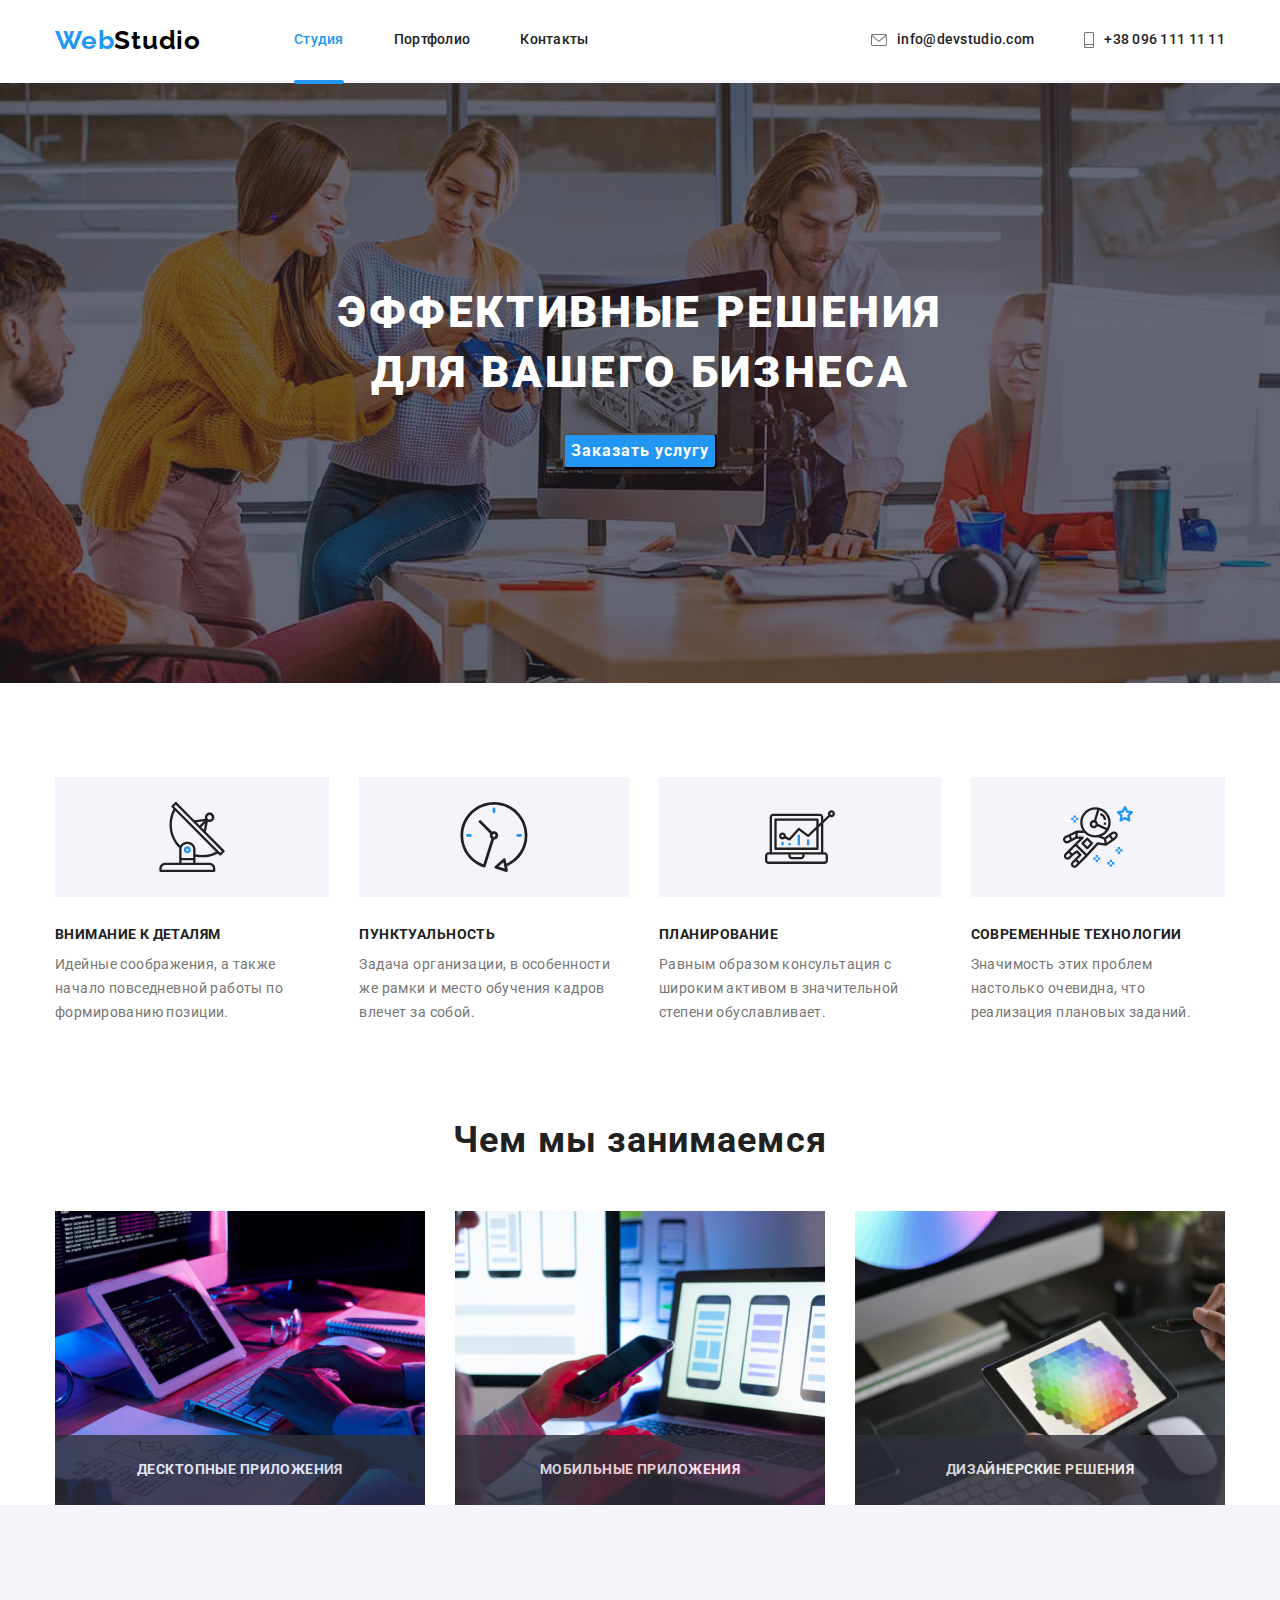
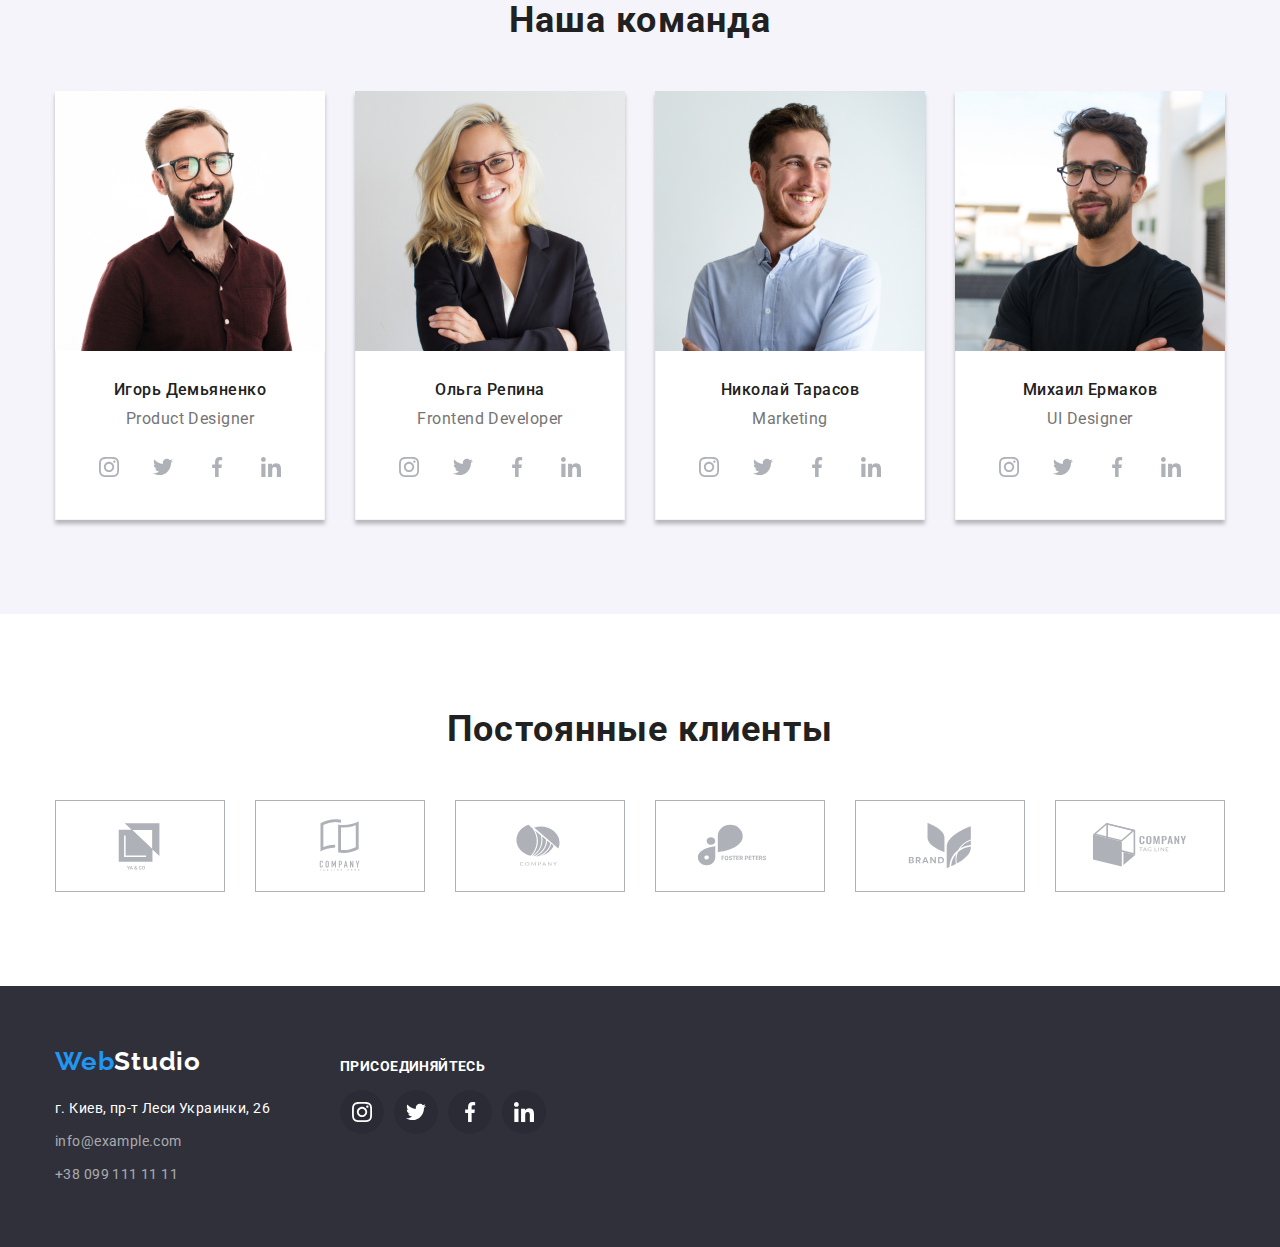
<file: index.html>
<!DOCTYPE html>
<html lang="ru">
<head>
    <meta charset="UTF-8">
    <meta http-equiv="X-UA-Compatible" content="IE=edge">
    <meta name="viewport" content="width=device-width, initial-scale=1.0">
    <title>WebStudio</title>
    <link href="https://fonts.googleapis.com/css2?family=Raleway:wght@700&family=Roboto:wght@400;500;700;900&display=swap"
        rel="stylesheet">
    <link rel="stylesheet" href="https://cdnjs.cloudflare.com/ajax/libs/modern-normalize/1.1.0/modern-normalize.min.css"> 

    <link rel="stylesheet" href="./css/styles.css">
</head>
<body>
    <header >
      
        <div class="container main-nav">
            <nav class="main-nav">
                <a lang="en" href="" class="logo"><span class=logo-web>Web</span>Studio</a>
                <ul class="site-nav list">
                    <li class="item">
                        <a href="" class="link current">Студия</a>
                    </li>
                    <li class="item">
                        <a href="./portfolio.html" class="link">Портфолио</a>
                    </li>
                    <li class="item">
                        <a href="" class="link">Контакты</a>
                    </li>
                </ul>
            </nav>
            <ul class="auth list">

                <li class="item ">
                   
                    <a href="mailto:info@devstudio.com" class="link">
        
                        <svg class="icon" width="16" height="12" >
                            <use href="./img/symbol-defs.svg#icon-mail"></use>
                        </svg>
                        info@devstudio.com</a>
                </li>

                <li class="item ">
                    <a href="tell:+380961111111" class="link"> 
                    <svg class="icon" width="10" height="16" >
                        <use href="./img/symbol-defs.svg#icon-tphone"></use>
                    </svg>
                    +38 096 111 11 11
                    </a>
                </li>
            
            </ul>
        </div>
        
        
    </header>
    <main>
    <section class="hero overlay">
        
            <h1 class="hero-title">Эффективные решения для вашего бизнеса</h1>
            <button data-modal-open type="button" class="button">Заказать услугу</button>
       
    </section>
   
    <section class="features">
        <div class="container">
            <h2 class="features-title visually-hidden ">Приемущества нашей вебстудии</h2>
            <ul class="features-list list">


                <li class="item">
                    <div class="feature" >
                        <svg class="feature-icon" width="70" height="70">
                            <use href="./img/symbol-defs.svg#icon-antenna"></use>
                        </svg>
                    </div>
                    <h3 class="title">Внимание к деталям</h3>
                    <p class="text">Идейные соображения, а также начало повседневной работы по формированию позиции.</p>
                </li>


                <li class="item">
                    <div class="feature" >
                    <svg class="feature-icon" width="70" height="70">
                        <use href="./img/symbol-defs.svg#icon-clock"></use>
                    </svg>
                    </div>
                    <h3 class="title">Пунктуальность</h3>
                    <p class="text">Задача организации, в особенности же рамки и место обучения кадров влечет за собой.</p>
                </li>


                <li class="item">
                    <div class="feature">
                        <svg class="feature-icon" width="70" height="70">
                            <use href="./img/symbol-defs.svg#icon-diagram"></use>
                        </svg>
                    </div>
                    <h3 class="title">Планирование</h3>
                    <p class="text">Равным образом консультация с широким активом в значительной степени обуславливает.</p>
                </li>
                <li class="item">
                    <div class="feature">
                        <svg class="feature-icon" width="70" height="70">
                            <use href="./img/symbol-defs.svg#icon-astronaut"></use>
                        </svg>
                    </div>
                    <h3 class="title">Современные технологии</h3>
                    <p class="text">Значимость этих проблем настолько очевидна, что реализация плановых заданий.</p>
                </li>
            </ul>
        </div>
        
    </section>

    <section class="section ">
        <div class="container" >
            <h2 class="section-title">Чем мы занимаемся</h2>
            <ul class="job-list list">
                <li class="item">
                    <div class="thumb">
                        <div  class="title-job">
                            <h3 class="title-job-text"> Десктопные приложения</h3>
                        </div>
                       
                        <img src="./img/box1.jpg" alt="Программы для ПК" width="370" height="294">
                    </div>
                        
                    
                </li>
                <li class="item">
                    <div class="thumb">
                        <div class="title-job">
                            <h3 class="title-job-text">Мобильные приложения</h3>
                        </div>
                        
                    <img src="./img/box2.jpg" alt="Мобильные приложения" width="370" height="294">
                    </div>  
                        
                </li>
                <li class="item">
                    <div class="thumb">
                        <div class="title-job">
                            <h3 class="title-job-text">Дизайнерские решения</h3>
                        </div>
                        
                        <img src="./img/box3.jpg" alt="Дизайн" width="370" height="294">
                    </div>
                        
                    
                </li>
            </ul>
        </div>
    </section>
    <section class="section team">
        <div class="container ">
            <h2 class="section-title" >Наша команда</h2>
            <ul class="section-list list">


                <li class="item">
                    <img src="./img/img1.jpg" alt="Игорь Демьяненко" width="270" height="260">
                    <div class="team-member">
                        <h3 class="title">Игорь Демьяненко</h3>
                        <p class="text">Product Designer</p>
                    

                        <ul class="networks">
                            <li class="network">
                                <a href="" aria-label="instagram" class="network-link"  >
                                    <svg class="network-icon" width="20" height="20">
                                        <use href="./img/symbol-defs.svg#icon-instagram"></use>
                                    </svg>
                                </a>
                            </li>
                            
                            <li class="network">
                                <a href="" aria-label="twitter" class="network-link">
                                    <svg class="network-icon" width="20" height="20">
                                        <use href="./img/symbol-defs.svg#icon-twitter"></use>
                                    </svg>
                                </a>
                                
                            </li>
                            <li class="network">
                                <a href="" aria-label="facebook" class="network-link">
                                    <svg class="network-icon" width="20" height="20">
                                        <use href="./img/symbol-defs.svg#icon-facebook"></use>
                                    </svg>

                                </a>
                                
                            </li>
                            <li class="network">
                                <a href="" aria-label="linkedin" class="network-link">
                                    <svg class="network-icon" width="20" height="20">
                                        <use href="./img/symbol-defs.svg#icon-linkedin"></use>
                                    </svg>
                                </a>
                                
                            </li>
                        </ul>
                    </div>
                     

                </li >



                <li class="item">
                    
                    <img src="./img/img2.jpg" alt="Ольга Репина" width="270" height="260">
                    <div class="team-member">
                        <h3 class="title">Ольга Репина</h3>
                        <p class="text">Frontend Developer</p>
                        <ul class="networks">
                            <li class="network">
                                <a href="" aria-label="instagram" class="network-link">
                                    <svg class="network-icon" width="20" height="20">
                                        <use href="./img/symbol-defs.svg#icon-instagram"></use>
                                    </svg>
                                </a>
                            </li>
                        
                            <li class="network">
                                <a href="" aria-label="twitter" class="network-link">
                                    <svg class="network-icon" width="20" height="20">
                                        <use href="./img/symbol-defs.svg#icon-twitter"></use>
                                    </svg>
                                </a>
                        
                            </li>
                            <li class="network">
                                <a href="" aria-label="facebook" class="network-link">
                                    <svg class="network-icon" width="20" height="20">
                                        <use href="./img/symbol-defs.svg#icon-facebook"></use>
                                    </svg>
                        
                                </a>
                        
                            </li>
                            <li class="network">
                                <a href="" aria-label="linkedin" class="network-link">
                                    <svg class="network-icon" width="20" height="20">
                                        <use href="./img/symbol-defs.svg#icon-linkedin"></use>
                                    </svg>
                                </a>
                        
                            </li>
                        </ul>
                    
                    </div>
                </li >


                <li class="item">
                
                    <img src="./img/img3.jpg" alt="Николай Тарасов" width="270" height="260">
                    <div class="team-member">
                        <h3 class="title">Николай Тарасов</h3>
                        <p class="text">Marketing</p>
                        <ul class="networks">
                            <li class="network">
                                <a href="" aria-label="instagram" class="network-link">
                                    <svg class="network-icon" width="20" height="20">
                                        <use href="./img/symbol-defs.svg#icon-instagram"></use>
                                    </svg>
                                </a>
                            </li>
                        
                            <li class="network">
                                <a href="" aria-label="twitter" class="network-link">
                                    <svg class="network-icon" width="20" height="20">
                                        <use href="./img/symbol-defs.svg#icon-twitter"></use>
                                    </svg>
                                </a>
                        
                            </li>
                            <li class="network">
                                <a href="" aria-label="facebook" class="network-link">
                                    <svg class="network-icon" width="20" height="20">
                                        <use href="./img/symbol-defs.svg#icon-facebook"></use>
                                    </svg>
                        
                                </a>
                        
                            </li>
                            <li class="network">
                                <a href="" aria-label="linkedin" class="network-link">
                                    <svg class="network-icon" width="20" height="20">
                                        <use href="./img/symbol-defs.svg#icon-linkedin"></use>
                                    </svg>
                                </a>
                        
                            </li>
                        </ul>
                    </div>
                </li>


                <li class="item">
                    
                    <img src="./img/img4.jpg" alt="Михаил Ермаков" width="270" height="260">
                    <div class="team-member">
                        <h3 class="title">Михаил Ермаков</h3>
                        <p class="text">UI Designer</p>
                        <ul class="networks">
                            <li class="network">
                                <a href="" aria-label="instagram" class="network-link">
                                    <svg class="network-icon" width="20" height="20">
                                        <use href="./img/symbol-defs.svg#icon-instagram"></use>
                                    </svg>
                                </a>
                            </li>
                        
                            <li class="network">
                                <a href="" aria-label="twitter" class="network-link">
                                    <svg class="network-icon" width="20" height="20">
                                        <use href="./img/symbol-defs.svg#icon-twitter"></use>
                                    </svg>
                                </a>
                        
                            </li>
                            <li class="network">
                                <a href="" aria-label="facebook" class="network-link">
                                    <svg class="network-icon" width="20" height="20">
                                        <use href="./img/symbol-defs.svg#icon-facebook"></use>
                                    </svg>
                        
                                </a>
                        
                            </li>
                            <li class="network">
                                <a href="" aria-label="linkedin" class="network-link">
                                    <svg class="network-icon" width="20" height="20">
                                        <use href="./img/symbol-defs.svg#icon-linkedin"></use>
                                    </svg>
                                </a>
                        
                            </li>
                        </ul>
                    </div>
                </li>
                
            </ul>
        </div>
    </section>
    <section class="section clients">
        <div class="container ">
            <h2 class="section-title">Постоянные клиенты</h2>
            <ul class="section-list-clients list">
                <li class="client">
                    <a href="" class="client-link" >
                        <svg width="106" height="60" class="client-icon">
                            <use href="./img/symbol-defs.svg#icon-logo1"
                            ></use>
                        </svg>                     
                             
                        
                    </a>
                </li> 
                
                <li class="client">
                    <a href="" class="client-link">
                        <svg width="106" height="60" class="client-icon">
                            <use href="./img/symbol-defs.svg#icon-logo2"></use>
                        </svg>
                    </a>
                </li>
                <li class="client">
                    <a href="" class="client-link">
                        <svg width="106" height="60" class="client-icon">
                            <use href="./img/symbol-defs.svg#icon-logo3"></use>
                        </svg>


                    </a>
                </li>


                <li class="client">
                    <a href="" class="client-link">
                        <svg width="106" height="60" class="client-icon">
                            <use href="./img/symbol-defs.svg#icon-logo4"></use>
                        </svg>
                    </a>
                </li>

                <li class="client">
                    <a href="" class="client-link">
                        <svg width="106" height="60" class="client-icon">
                            <use href="./img/symbol-defs.svg#icon-logo5"></use>
                        </svg>

                    </a>
                </li>
                <li class="client">
                    <a href="" class="client-link">
                        <svg width="106" height="60" class="client-icon">
                            <use href="./img/symbol-defs.svg#icon-logo6"></use>
                        </svg>
                        
                    </a>
                </li>
            </ul>

        </div>
    </section>
    </main>
    <footer class="footer">
       <div class="container position ">
           <div class="left">
            <a lang="en" href="./index.html" class="logo"><span class=logo-web>Web</span>Studio</a>
            <address>
                
                <p class="address list">г. Киев, пр-т Леси Украинки, 26</p>
                
                <ul class="footer-auth list">
                    <li> <a href="mailto:info@example.com" class="link"> info@example.com</a> </li>
                    <li>  <a href="tel:+380991111111" class="link"> +38 099 111 11 11</a> </li>

                </ul>  
                
            </address>
            </div>
            <div class="right">
                <h2 class="footer-text">Присоединяйтесь</h2>
                <ul class="networks footer-links">
                    <li class="network footer-link">
                        <a href="" aria-label="instagram" class="network-link footer-link-item">
                            <svg class="network-icon footer-icon" width="20" height="20">
                                <use href="./img/symbol-defs.svg#icon-instagram"></use>
                            </svg>
                        </a>
                    </li>
                
                    <li class="network footer-link">
                        <a href="" aria-label="twitter" class="network-link footer-link-item">
                            <svg class="network-icon footer-icon" width="20" height="20">
                                <use href="./img/symbol-defs.svg#icon-twitter"></use>
                            </svg>
                        </a>
                
                    </li>
                    <li class="network">
                        <a href="" aria-label="facebook" class="network-link footer-link-item">
                            <svg class="network-icon footer-icon" width="20" height="20">
                                <use href="./img/symbol-defs.svg#icon-facebook"></use>
                            </svg>
                
                        </a>
                
                    </li>
                    <li class="network">
                        <a href="" aria-label="linkedin" class="network-link footer-link-item">
                            <svg class="network-icon footer-icon" width="20" height="20">
                                <use href="./img/symbol-defs.svg#icon-linkedin"></use>
                            </svg>
                        </a>
                
                    </li>
                </ul>
            </div>
        </div>
    </footer>

    <div data-modal class="backdrop is-hidden">
        <div  class="modal">
            <button data-modal-close type="button" aria-label="Закрыть" class="button-close" >

                <svg class="close-icon" width="11" height="11">
                    <use href="./img/symbol-defs.svg#icon-close"></use>
                </svg>
                
                    
                
            </button>
        </div>

    </div>
    
    <script src="./js/modal.js"></script>
</body>
</html>
</file>
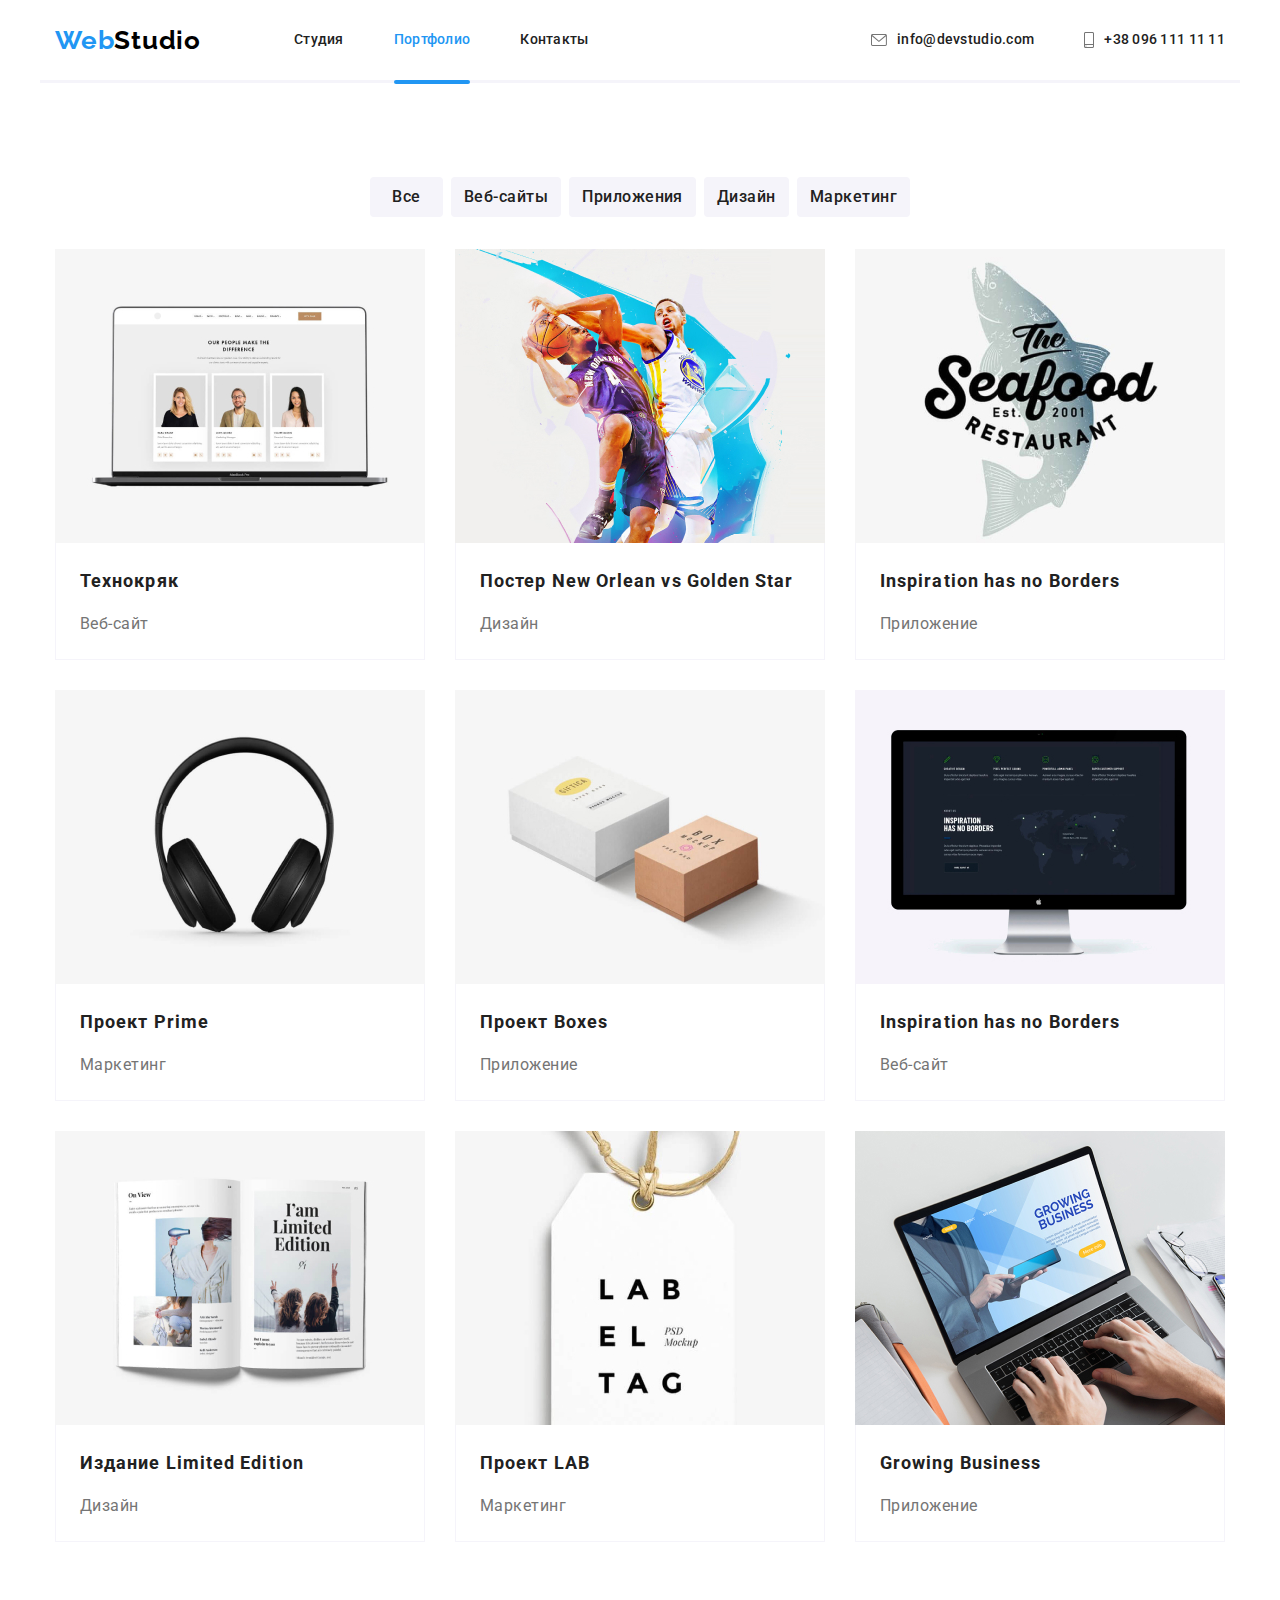
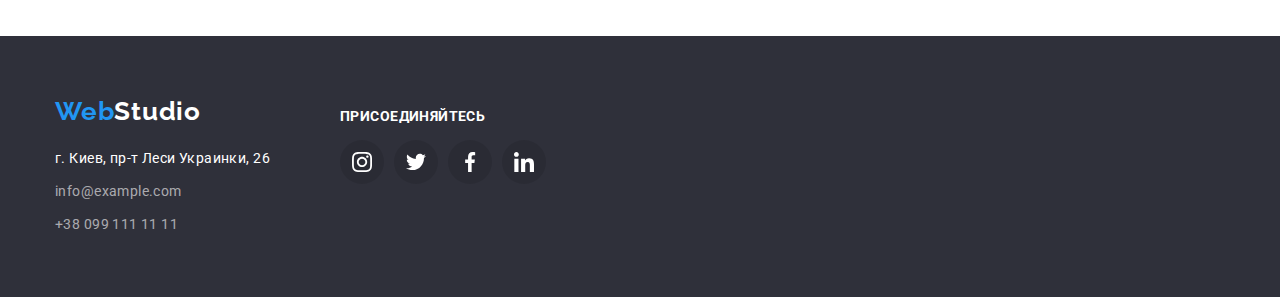
<file: portfolio.html>
<!DOCTYPE html>
<html lang="en">
<head>
    <meta charset="UTF-8">
    <meta http-equiv="X-UA-Compatible" content="IE=edge">
    <meta name="viewport" content="width=device-width, initial-scale=1.0">
    <title>Portfolio</title>
    <link href="https://fonts.googleapis.com/css2?family=Raleway:wght@700&family=Roboto:wght@400;500;700;900&display=swap"
    rel="stylesheet">
    <link rel="stylesheet" href="https://cdnjs.cloudflare.com/ajax/libs/modern-normalize/1.1.0/modern-normalize.min.css">
    <link rel="stylesheet" href="./css/styles.css">
</head>
<body>
<header>
    <div class="container main-nav">
        <nav class="main-nav">
            <a lang="en" href="" class="logo"><span class=logo-web>Web</span>Studio</a>
            <ul class="site-nav list">
                <li class="item">
                    <a href="./index.html" class="link ">Студия</a>
                </li>
                <li class="item">
                    <a href="./portfolio.html" class="link current">Портфолио</a>
                </li>
                <li class="item">
                    <a href="" class="link">Контакты</a>
                </li>
            </ul>
        </nav>


        <ul class="auth list">
        
            <li class="item ">
        
                <a href="mailto:info@devstudio.com" class="link">
        
                    <svg class="icon" width="16" height="12">
                        <use href="./img/symbol-defs.svg#icon-mail"></use>
                    </svg>
                    info@devstudio.com</a>
            </li>
        
            <li class="item ">
                <a href="tell:+380961111111" class="link">
                    <svg class="icon" width="10" height="16">
                        <use href="./img/symbol-defs.svg#icon-tphone"></use>
                    </svg>
                    +38 096 111 11 11
                </a>
            </li>
        
        </ul>
    </div>

</header>
<main>
    <section class="section portfolio">

    <div class="container ">
   
    <ul class= "buttons list">
        <li class="item">
            <button type="button" class="button effect" >Все  </button>
        </li>
        <li class="item">
            <button type="button" class="button" >Веб-сайты </button>
        </li>
        <li class="item">
            <button type="button" class="button" >Приложения </button>
        </li>
        <li class="item">
            <button type="button" class="button" >Дизайн </button>
        </li>
        <li class="item">
            <button type="button" class="button" >Маркетинг </button>
        </li>
    </ul>
    
    
   
        <h1 class="section-title visually-hidden ">Наши проекты</h1>
        <ul class="portfolio-list list">


            <li class="item">
                <a href="" class="portfolio-link">
                   
                    
                    <img src="./img/img-portf1.jpg" alt="Технокряк" class="portfolio-picture">
                    <div class="portfolio-action">
                        <div class="portfolio-overlay">
                            <p class="text-action">
                                Технокряк это современная площадка распространения коронавируса. Компании используют эту платформу для цифрового
                                шпионажа и атак на защищённые сервера конкурентов.
                            </p>
                        </div>
                    </div>
                    
                   
                                       
                    
                    <div class="project">
                        <h3 class="title">Технокряк</h3>
                        <p class="text">Веб-сайт</p>
                    </div>
                </a>
            
            
            </li>
            
            
            <li class="item">
                <a href="" class="portfolio-link">

                    <img src="./img/img-portf2.jpg" alt="Постер New Orlean vs Golden Star">
                    <div class="portfolio-action">
                        <div class="portfolio-overlay">
                            <p class="text-action">
                                Технокряк это современная площадка распространения коронавируса. Компании используют эту платформу для
                                цифрового
                                шпионажа и атак на защищённые сервера конкурентов.
                            </p>
                        </div>
                    </div>

                    <div class="project">
                        <h3 class="title">Постер New Orlean vs Golden Star</h3>
                        <p class="text">Дизайн</p>
                    </div>
                </a>
            
            
            </li>
            
            
            <li class="item">

                <a href="" class="portfolio-link">

                    <img src="./img/img-portf3.jpg" alt="Inspiration has no Borders">
                    <div class="portfolio-action">
                        <div class="portfolio-overlay">
                            <p class="text-action">
                                Технокряк это современная площадка распространения коронавируса. Компании используют эту платформу для
                                цифрового
                                шпионажа и атак на защищённые сервера конкурентов.
                            </p>
                        </div>
                    </div>

            
                    <div class="project">
                        <h3 class="title">Inspiration has no Borders</h3>
                        <p class="text">Приложение</p>
                    </div>
                </a>
            
            </li>
            
            
            <li class="item">
                <a href="" class="portfolio-link">

                    <img src="./img/img-portf4.jpg" alt="Проект Prime">
                    <div class="portfolio-action">
                        <div class="portfolio-overlay">
                            <p class="text-action">
                                Технокряк это современная площадка распространения коронавируса. Компании используют эту платформу для
                                цифрового
                                шпионажа и атак на защищённые сервера конкурентов.
                            </p>
                        </div>
                    </div>

                    <div class="project">
                        <h3 class="title">Проект Prime</h3>
                        <p class="text">Маркетинг</p>
                    </div>
                </a>
            
            
            </li>
            
            
            <li class="item">
                <a href="" class="portfolio-link">

                    <img src="./img/img-portf5.jpg" alt="Проект Boxes">
                    <div class="portfolio-action">
                        <div class="portfolio-overlay">
                            <p class="text-action">
                                Технокряк это современная площадка распространения коронавируса. Компании используют эту платформу для
                                цифрового
                                шпионажа и атак на защищённые сервера конкурентов.
                            </p>
                        </div>
                    </div>

                    <div class="project">
                        <h3 class="title">Проект Boxes</h3>
                        <p class="text">Приложение</p>
                    </div>
                </a>
            
            
            </li>
            
            
            <li class="item">
                <a href="" class="portfolio-link">

                    <img src="./img/img-portf6.jpg" alt="Inspiration has no Borders">
                    <div class="portfolio-action">
                        <div class="portfolio-overlay">
                            <p class="text-action">
                                Технокряк это современная площадка распространения коронавируса. Компании используют эту платформу для
                                цифрового
                                шпионажа и атак на защищённые сервера конкурентов.
                            </p>
                        </div>
                    </div>

                    <div class="project">
                        <h3 class="title">Inspiration has no Borders</h3>
                        <p class="text">Веб-сайт</p>
                    </div>
                </a>
            
            
            </li>
            
            
            <li class="item">
                <a href="" class="portfolio-link">

                    <img src="./img/img-portf7.jpg" alt="Издание Limited Edition">
                    <div class="portfolio-action">
                        <div class="portfolio-overlay">
                            <p class="text-action">
                                Технокряк это современная площадка распространения коронавируса. Компании используют эту платформу для
                                цифрового
                                шпионажа и атак на защищённые сервера конкурентов.
                            </p>
                        </div>
                    </div>

                    <div class="project">
                        <h3 class="title">Издание Limited Edition</h3>
                        <p class="text">Дизайн</p>
                    </div>
            
                </a>
            
            
            </li>
            
            
            <li class="item">
                <a href="" class="portfolio-link">

                    <img src="./img/img-portf8.jpg" alt="Проект LAB">
                    <div class="portfolio-action">
                        <div class="portfolio-overlay">
                            <p class="text-action">
                                Технокряк это современная площадка распространения коронавируса. Компании используют эту платформу для
                                цифрового
                                шпионажа и атак на защищённые сервера конкурентов.
                            </p>
                        </div>
                    </div>

                    <div class="project">
                        <h3 class="title">Проект LAB</h3>
                        <p class="text">Маркетинг</p>
                    </div>
                </a>
            
            
            </li>
            
            
            <li class="item">
                <a href="" class="portfolio-link">

                    <img src="./img/img-portf9.jpg" alt="Growing Business">
                    <div class="portfolio-action">
                        <div class="portfolio-overlay">
                            <p class="text-action">
                                Технокряк это современная площадка распространения коронавируса. Компании используют эту платформу для
                                цифрового
                                шпионажа и атак на защищённые сервера конкурентов.
                            </p>
                        </div>
                    </div>
                    
                    <div class="project">
                        <h3 class="title">Growing Business</h3>
                        <p class="text">Приложение</p>
                    </div>
                </a>
            
            
            </li>
            </ul>
        </div>
        </section>
        
        </main>
        <footer class="footer">
            <div class="container position ">
                <div class="left">
                    <a lang="en" href="./index.html" class="logo"><span class=logo-web>Web</span>Studio</a>
                    <address>
        
                        <p class="address list">г. Киев, пр-т Леси Украинки, 26</p>
        
                        <ul class="footer-auth list">
                            <li> <a href="mailto:info@example.com" class="link"> info@example.com</a> </li>
                            <li> <a href="tel:+380991111111" class="link"> +38 099 111 11 11</a> </li>
        
                        </ul>
        
                    </address>
                </div>
                <div class="right">
                    <h2 class="footer-text">Присоединяйтесь</h2>
                    <ul class="networks footer-links">
                        <li class="network footer-link">
                            <a href="" aria-label="instagram" class="network-link footer-link-item">
                                <svg class="network-icon footer-icon" width="20" height="20">
                                    <use href="./img/symbol-defs.svg#icon-instagram"></use>
                                </svg>
                            </a>
                        </li>
        
                        <li class="network footer-link">
                            <a href="" aria-label="twitter" class="network-link footer-link-item">
                                <svg class="network-icon footer-icon" width="20" height="20">
                                    <use href="./img/symbol-defs.svg#icon-twitter"></use>
                                </svg>
                            </a>
        
                        </li>
                        <li class="network">
                            <a href="" aria-label="facebook" class="network-link footer-link-item">
                                <svg class="network-icon footer-icon" width="20" height="20">
                                    <use href="./img/symbol-defs.svg#icon-facebook"></use>
                                </svg>
        
                            </a>
        
                        </li>
                        <li class="network">
                            <a href="" aria-label="linkedin" class="network-link footer-link-item">
                                <svg class="network-icon footer-icon" width="20" height="20">
                                    <use href="./img/symbol-defs.svg#icon-linkedin"></use>
                                </svg>
                            </a>
        
                        </li>
                    </ul>
                </div>
            </div>
        </footer>
        
        </body>
        
        </html>
</file>
<file: css/styles.css>
:root {
  --primary-text-color: #212121;
  --extra-text-color: #757575;
  --title-text-color: #000000;
  --accent-color: #2196f3;
  --extra-background-color: #2f303a;
  --extra-title-color: #ffffff;
  --buttons-color: #f5f4fa;
  --icon-color: #afb1b8;
  --timing-function: cubic-bezier(0.4, 0, 0.2, 1);
}

html {
  box-sizing: border-box;
}
*,
*::before,
*::after {
  box-sizing: inherit;
}
body {
  background-color: #ffffff;
  font-family: Roboto, sans-serif;
}

.container {
  width: 1200px;
  padding-left: 15px;
  padding-right: 15px;
  margin: 0 auto;
}

.list {
  list-style: none;
  padding: 0;
  margin: 0;
}
h1,
h2,
h3 {
  margin: 0;
}

img {
  display: block;
  max-width: 100%;
  height: auto;
}

.text {
  margin-bottom: 0;
  margin-top: 10px;
}

.features-list,
.section-list,
.job-list,
.buttons {
  display: flex;
  text-align: left;
  justify-content: space-between;
}
.features-list .item + .item,
.section-list .item + .item,
.job-list .item + .item {
  margin-left: 30px;
}

/* site nav */
.main-nav {
  display: flex;
  align-items: center;
  padding-top: 0;
}
.container.main-nav {
  border-bottom: 3px solid var(--buttons-color);

  position: relative;
}

.logo {
  font-family: Raleway, sans-serif;
  font-weight: bold;
  font-size: 26px;
  line-height: 1.19;
  letter-spacing: 0.03em;
  color: var(--title-text-color);
}
.logo-web {
  color: var(--accent-color);
}
.site-nav {
  display: flex;
  margin-left: 93px;
}
.site-nav .item:not(:last-child) {
  margin-right: 50px;
}
.auth .link,
.site-nav .link {
  font-weight: 500;
  font-size: 14px;
  line-height: 1.14;
  letter-spacing: 0.02em;
  color: var(--primary-text-color);

  transition: color 250ms var(--timing-function);

  padding-top: 32px;
  padding-bottom: 32px;
  display: flex;
  align-items: center;
}
.auth {
  display: flex;
  margin-left: auto;
}
.auth .item + .item {
  margin-left: 50px;
}

.site-nav .link.current {
  color: var(--accent-color);
}

.site-nav .item {
  position: relative;
  display: flex;
}

.current::before {
  display: block;
  position: absolute;
  content: "";
  top: 100%;
  width: 100%;
  height: 4px;
  border-radius: 2px;
  background-color: var(--accent-color);
}

.link > .icon {
  fill: var(--extra-text-color);
  margin-right: 10px;

  transition: fill 250ms var(--timing-function);
}

.link:hover > .icon,
.link:focus > .icon {
  fill: var(--accent-color);
}

/* hero */
.hero {
  margin: 0 auto;
  padding: 200px 0px;

  background-color: var(--extra-background-color);

  text-align: center;
  max-width: 1600px;
}

.overlay {
  height: 600px;
  background-position: center 0;
  background-size: cover;
  background-image: linear-gradient(
      to right,
      rgba(47, 48, 58, 0.4),
      rgba(47, 48, 58, 0.4)
    ),
    url(../img/headeimg.jpg);
}

.hero-title {
  font-weight: 900;
  font-size: 44px;
  line-height: 1.36;
  letter-spacing: 0.06em;
  text-transform: uppercase;
  color: var(--extra-title-color);
  width: 696px;
  margin: 0 auto 30px auto;
}
.hero .button {
  font-weight: 700;
  font-size: 16px;
  line-height: 1.88;
  letter-spacing: 0.06em;
  color: var(--extra-title-color);
  background-color: var(--accent-color);

  display: inline-block;
  align-items: center;

  box-shadow: 0px 4px 4px rgba(0, 0, 0, 0.15);
  border-radius: 4px;
  min-width: 136px;
}
.hero > .button:hover,
.hero > .button:focus {
  color: var(--extra-title-color);
  background-color: #188ce8;
}

/* features */

.features {
  padding-top: 94px;
}

.section-list {
  text-align: center;
}

.features-list .title {
  font-weight: 700;
  font-size: 14px;
  line-height: 1.14;
  letter-spacing: 0.03em;
  text-transform: uppercase;
  color: var(--primary-text-color);
}
.features-list .text {
  font-size: 14px;
  line-height: 1.71;
  letter-spacing: 0.03em;
  color: var(--extra-text-color);
}

.feature {
  display: flex;
  padding: 0;
  height: 120px;
  background-color: var(--buttons-color);
  margin-bottom: 30px;
}

.feature-icon {
  display: block;
  margin-top: 25px;
  margin-left: auto;
  margin-right: auto;

  align-items: center;
}

/* sections */

.section {
  padding-top: 94px;
}

.section.team,
.section.portfolio,
.section.clients {
  padding-bottom: 94px;
}

.section-title {
  font-weight: 700;
  font-size: 36px;
  line-height: 1.17;
  text-align: center;
  letter-spacing: 0.03em;
  color: var(--primary-text-color);

  margin-bottom: 50px;
}
.section-list .title {
  font-weight: 500;
  font-size: 16px;
  line-height: 1.18;
  letter-spacing: 0.03em;
  color: var(--primary-text-color);
}
/* Section job */

.thumb {
  position: relative;
}

.title-job {
  position: absolute;
  display: block;
  bottom: 0;

  height: 70px;
  width: 100%;
  background-color: var(--extra-background-color);
  opacity: 0.8;
}

.title-job-text {
  display: flex;
  width: 100%;
  height: 100%;

  align-items: center;
  font-weight: 700;
  font-size: 14px;
  line-height: 1.14;
  text-align: center;
  justify-content: center;
  letter-spacing: 0.03em;
  text-transform: uppercase;

  color: var(--extra-title-color);
}

/* Section team */

.team-member {
  padding-top: 30px;
  padding-bottom: 30px;
  background-color: var(--extra-title-color);
  border-bottom: 1px solid var(--buttons-color);
  border-left: 1px solid var(--buttons-color);
  border-right: 1px solid var(--buttons-color);
}

.team {
  background-color: var(--buttons-color);
  max-width: 1600px;
  margin: 0 auto;
}
.team .item {
  box-shadow: 0px 4px 4px rgba(0, 0, 0, 0.25);
}

.section-list .text {
  font-size: 16px;
  line-height: 1.18;
  letter-spacing: 0.03em;
  color: var(--extra-text-color);
}

.team-member .text {
  margin-bottom: 16px;
}

.networks {
  display: flex;
  align-items: center;
  justify-content: space-between;
  width: 206px;

  margin-left: auto;
  margin-right: auto;
  padding: 0;
}

.network {
  display: block;
  height: 44px;
  width: 44px;
  align-items: center;
  padding: 0;
}

.network:not(:last-child) {
  margin-right: 10px;
}

.network-link:hover,
.network-link:focus {
  background-color: var(--accent-color);
}

.network-link:hover .network-icon,
.network-link:focus .network-icon {
  fill: var(--extra-title-color);
}

.network-link {
  width: 100%;
  height: 100%;

  align-items: center;

  background-color: var(--extra-title-color);

  border-radius: 50%;
  display: flex;
  justify-content: center;

  transition: background-color 250ms var(--timing-function);
}

.network-icon {
  align-items: center;
  fill: var(--icon-color);

  transition: fill 250ms var(--timing-function);
}

/* clients */

.section-list-clients {
  display: flex;

  height: 92px;
}

.client {
  width: 170px;
  width: 100%;
  height: 100%;
}

.client-link {
  padding: 0;
  width: 100%;
  height: 100%;

  display: flex;
  justify-content: center;
  align-items: center;
  border: 1px solid var(--icon-color);

  transition: border 250ms var(--timing-function);
}

.client-link:hover,
.client-link:focus {
  border: 1px solid var(--accent-color);
}

.client:not(:last-child) {
  margin-right: 30px;
}

.client-icon {
  fill: var(--icon-color);
  transition: fill 250ms var(--timing-function);
}

.client-link:hover .client-icon,
.client-link:focus .client-icon {
  fill: var(--accent-color);
}
/* footer */
.footer {
  padding-top: 60px;
  padding-bottom: 60px;
  max-width: 1600px;
  margin-left: auto;
  margin-right: auto;
  background-color: var(--extra-background-color);
}
.footer-auth .link {
  font-size: 14px;
  line-height: 1.71;
  letter-spacing: 0.03em;
  color: rgba(255, 255, 255, 0.6);

  transition: color 250ms var(--timing-function);
}

.footer-auth :not(:last-child) {
  margin-bottom: 9px;
}

.link:hover,
.link:focus {
  color: var(--accent-color);
}

footer .logo {
  color: var(--extra-title-color);
  display: block;
  margin-bottom: 20px;
}
.address {
  font-size: 14px;
  line-height: 1.71;
  letter-spacing: 0.03em;
  color: var(--extra-title-color);
  margin-bottom: 9px;
}

address {
  font-style: inherit;
}
.position {
  display: flex;
}

.right {
  padding: 0;
  margin-left: 70px;
}

.footer-links {
  width: 206px;
  height: 44px;
}

.footer-icon {
  fill: var(--extra-title-color);
}
.footer-link-item {
  background-color: rgba(0, 0, 0, 0.1);
}

.footer-text {
  font-weight: 700;
  font-size: 14px;
  line-height: 1, 14;
  letter-spacing: 0.03em;
  text-transform: uppercase;

  color: var(--extra-title-color);

  padding-top: 12px;
}
/* css для портфолио */

.buttons .button {
  font-family: inherit;
  font-weight: 500;
  font-size: 16px;
  line-height: 1.63;
  text-align: center;
  letter-spacing: 0.03em;
  background-color: var(--buttons-color);
  color: var(--primary-text-color);
  cursor: pointer;
  min-width: 73px;
  padding: 6px 12px;

  border: 1px solid transparent;
  border-radius: 4px;
}

.buttons .button:hover,
.buttons .button:focus {
  background-color: var(--accent-color);
  color: var(--extra-title-color);

  box-shadow: 0px 4px 4px rgba(0, 0, 0, 0.25);
}

.button {
  transition: box-shadow 250ms var(--timing-function),
    background-color 250ms var(--timing-function),
    color 250ms var(--timing-function);
}

.portfolio-list .title {
  font-weight: 700;
  font-size: 18px;
  line-height: 2;
  letter-spacing: 0.06em;
  color: var(--primary-text-color);
}

.portfolio-list .text {
  font-weight: 400;
  font-size: 16px;
  line-height: 1.88;
  letter-spacing: 0.03em;
  color: var(--extra-text-color);
}
a {
  text-decoration: none;
}

.visually-hidden {
  position: absolute;
  width: 1px;
  height: 1px;
  margin: 0;
  padding: 1px;
  white-space: nowrap;
  clip-path: inset(100%);
  clip: rect(0 0 0 0);
  overflow: hidden;
}

.buttons {
  justify-content: center;
  margin-bottom: 32px;
}

.portfolio-list {
  flex-wrap: wrap;
  display: flex;

  padding: 0;
  margin: 0;
  list-style: none;

  margin-left: -30px;
  margin-top: -30px;
}
.portfolio-list .item {
  flex-basis: calc(100% / 3-30px);
  margin-left: 30px;
  margin-top: 30px;
}

.portfolio-link:hover,
.portfolio-link:focus {
  box-shadow: 0px 4px 4px rgba(0, 0, 0, 0.25);
}

.project {
  padding-left: 24px;
  padding-right: 24px;
  padding-top: 20px;
  padding-bottom: 20px;
  border-bottom: 1px solid var(--buttons-color);
  border-left: 1px solid var(--buttons-color);
  border-right: 1px solid var(--buttons-color);
}

.buttons .item + .item {
  margin-left: 8px;
}

/* overlay */

.portfolio-link {
  position: relative;
  display: block;

  transition: box-shadow 250ms var(--timing-function);
}

.text-action {
  position: absolute;
  display: block;

  margin: 63px 24px;

  font-weight: 400;
  font-size: 18px;
  line-height: 1.56;
  letter-spacing: 0.03em;

  color: #ffffff;
  text-shadow: 0px 4px 4px rgba(0, 0, 0, 0.25);
}
.portfolio-overlay {
  position: absolute;

  display: flex;

  width: 100%;
  height: 100%;

  top: 0;
  height: 294px;

  background: rgba(33, 150, 243, 0.9);

  transform: translateY(100%);
  transition: transform 250ms var(--timing-function);
}

.portfolio-link:hover .portfolio-overlay {
  transform: translateY(0);
}

.portfolio-action {
  position: absolute;

  width: 370px;
  height: 294px;
  width: 100%;
  top: 0;

  overflow: hidden;
}

/* Modal window */
.backdrop {
  position: fixed;

  top: 0;
  left: 0;

  width: 100%;
  height: 100%;

  /* width: 1600px;
  margin-left: auto;
  margin-right: auto;
  height: 1024px; */

  background: rgba(0, 0, 0, 0.2);
  box-shadow: 0px 4px 4px rgba(0, 0, 0, 0.25);
}

.modal {
  position: absolute;

  min-width: 528px;
  min-height: 581px;

  top: 50%;
  left: 50%;
  transform: translate(-50%, -50%);

  background: #fff;
  box-shadow: 0px 1px 3px rgba(0, 0, 0, 0.12), 0px 1px 1px rgba(0, 0, 0, 0.14),
    0px 2px 1px rgba(0, 0, 0, 0.2);
  border-radius: 4px;
}

.button-close {
  padding: 0;
  margin: 0;
  display: inline-block;
  margin-left: 490px;
  margin-top: 8px;
  margin-right: 8px;

  width: 30px;
  height: 30px;
  border-radius: 50%;
  border: 1px solid rgba(0, 0, 0, 0.1);
  box-shadow: 0px 1px 3px rgba(0, 0, 0, 0.12), 0px 1px 1px rgba(0, 0, 0, 0.14),
    0px 2px 1px rgba(0, 0, 0, 0.2);

  background-color: var(--extra-title-color);

  display: flex;
  align-items: center;
  justify-content: center;
}

.backdrop {
  transition: visibility 250ms var(--timing-function),
    opacity 250ms var(--timing-function);
}

.is-hidden {
  opacity: 0;
  pointer-events: none;
  visibility: hidden;
}
</file>
